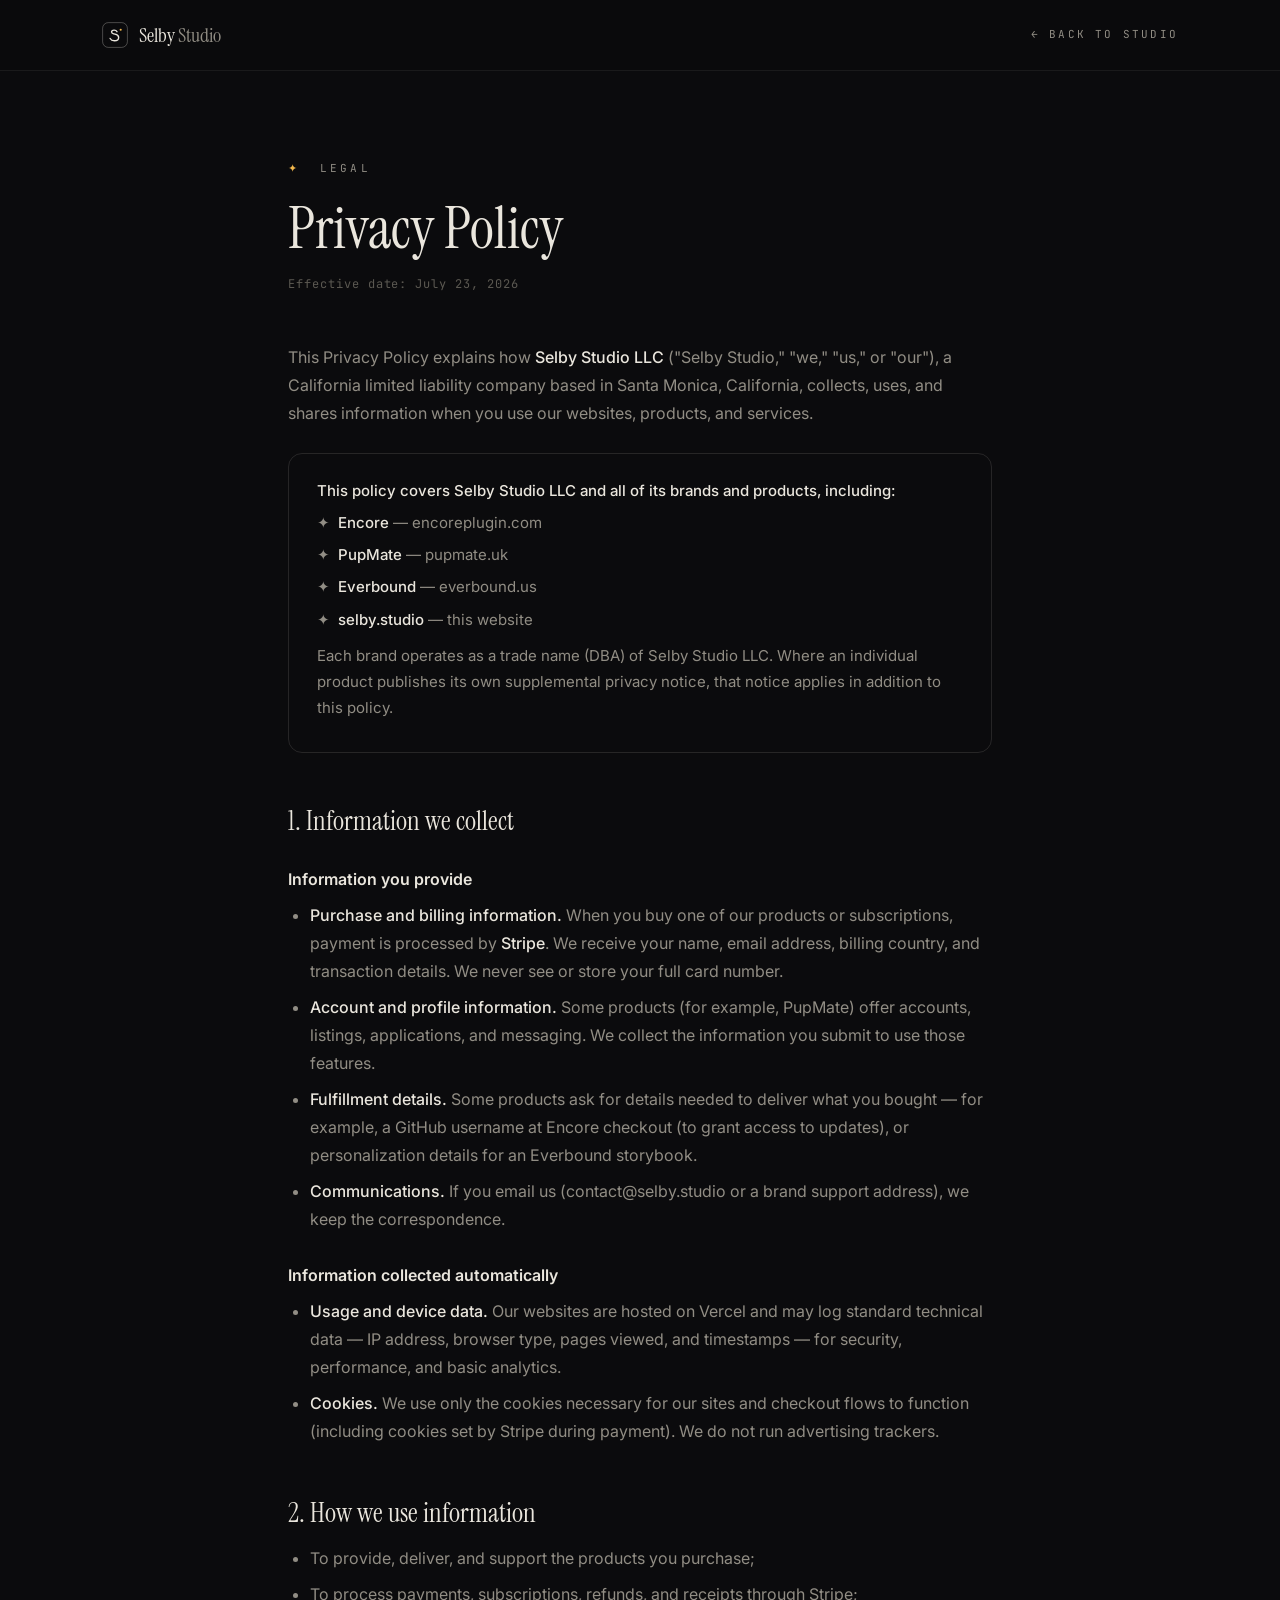
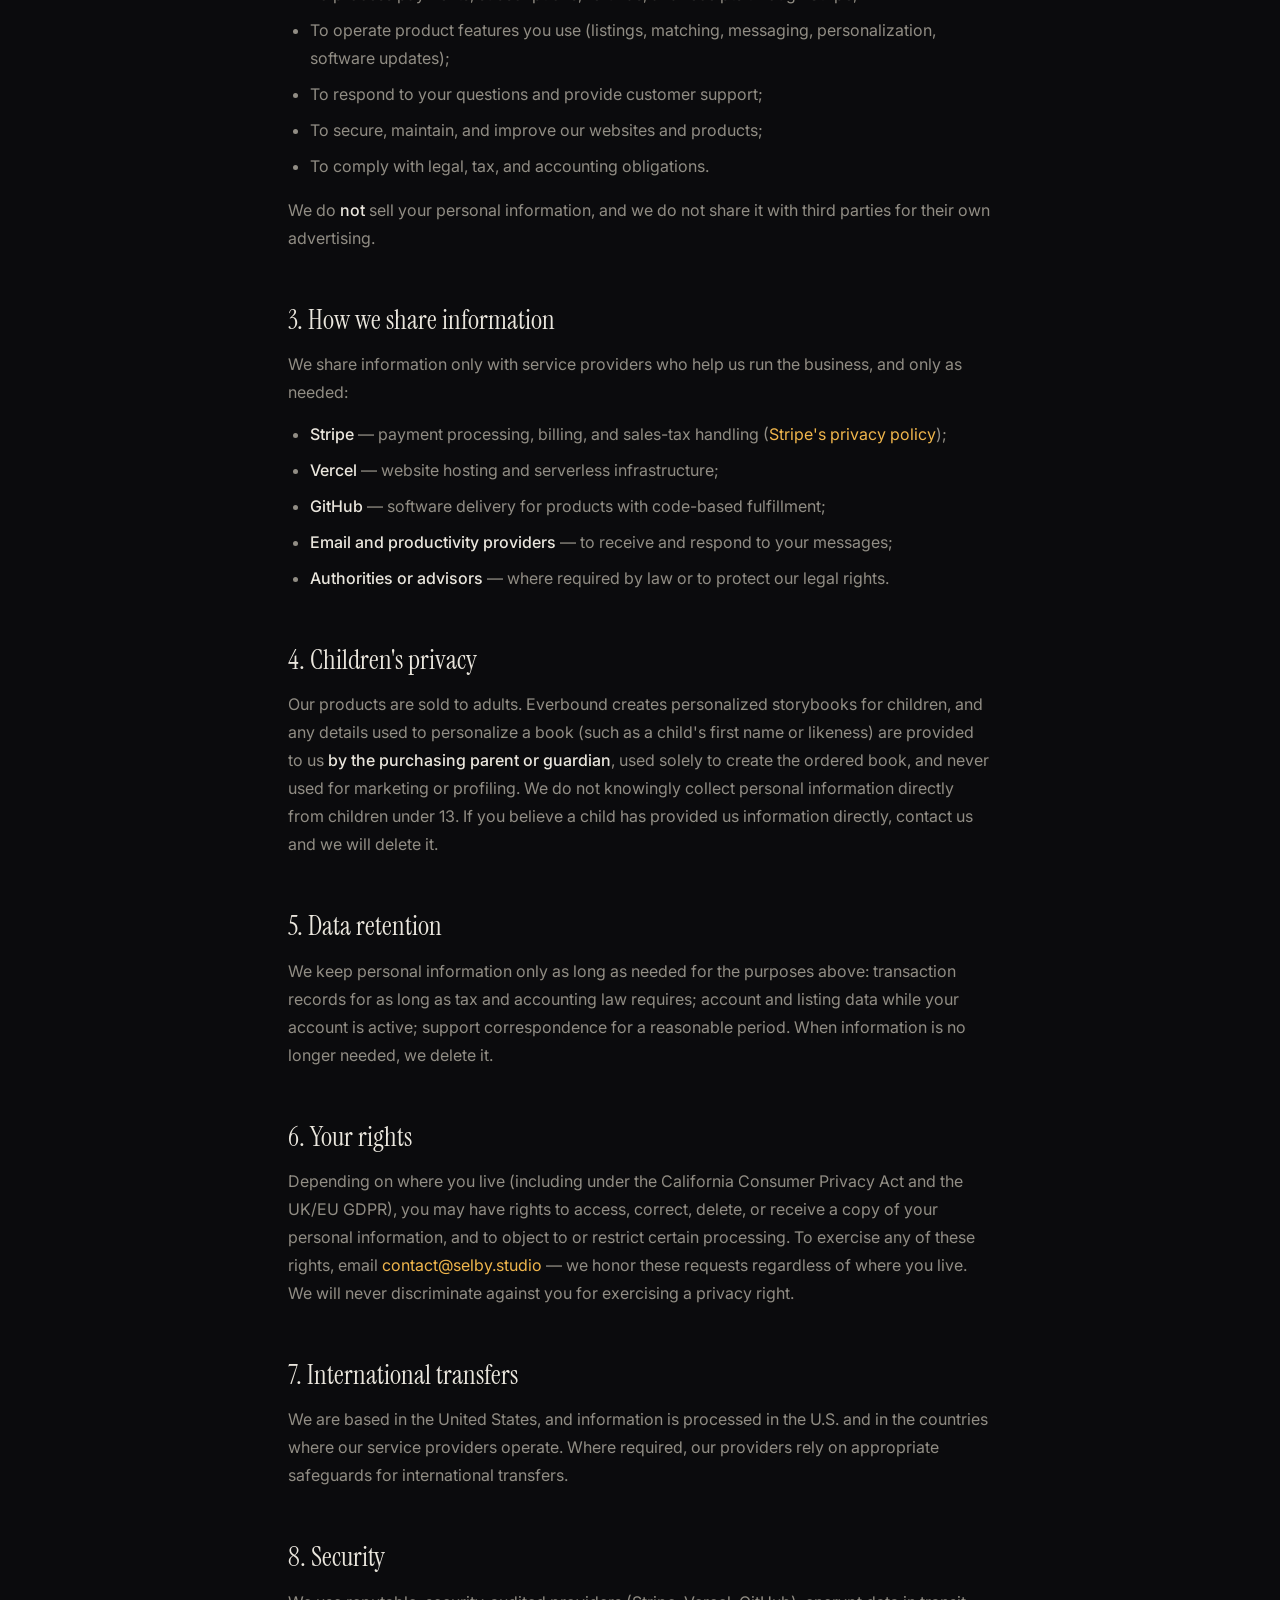
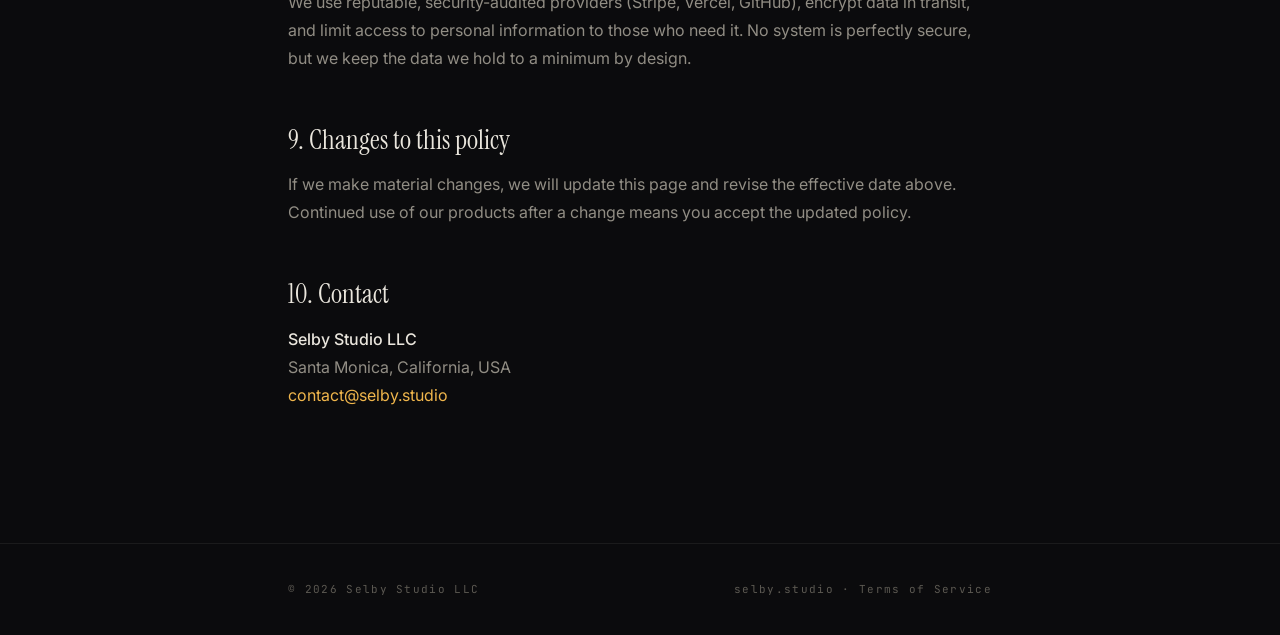
<file: privacy.html>
<!DOCTYPE html>
<html lang="en">
<head>
<meta charset="UTF-8">
<meta name="viewport" content="width=device-width, initial-scale=1.0">
<title>Privacy Policy — Selby Studio</title>
<meta name="description" content="Privacy Policy for Selby Studio LLC and its brands: Encore, PupMate, and Everbound.">
<link rel="canonical" href="https://selby.studio/privacy">
<meta name="robots" content="index,follow">
<link rel="icon" href="data:image/svg+xml,%3Csvg xmlns='http://www.w3.org/2000/svg' viewBox='0 0 64 64'%3E%3Crect width='64' height='64' rx='14' fill='%230b0b0d'/%3E%3Cpath d='M20 40.5c1.8 3.4 5.6 5.5 10.6 5.5 6.2 0 10.4-3.2 10.4-8.1 0-4.4-2.9-6.6-8.9-8l-3.4-.8c-3.6-.9-5.1-2.1-5.1-4.4 0-2.7 2.5-4.6 6.2-4.6 3.4 0 5.9 1.4 7.2 3.9' fill='none' stroke='%23e8e4da' stroke-width='3.4' stroke-linecap='round'/%3E%3C/svg%3E">
<link rel="preconnect" href="https://fonts.googleapis.com">
<link rel="preconnect" href="https://fonts.gstatic.com" crossorigin>
<link href="https://fonts.googleapis.com/css2?family=Instrument+Serif:ital@0;1&family=Inter:wght@400;450;500;600&family=JetBrains+Mono:wght@400;500&display=swap" rel="stylesheet">
<style>
:root{--bg:#0b0b0d;--ink:#eae6dd;--muted:#918d84;--faint:#5c5952;--rule:rgba(234,230,221,.12);--rule-soft:rgba(234,230,221,.07);--gold:#f0b64c;
--serif:'Instrument Serif',Georgia,serif;--sans:'Inter',-apple-system,sans-serif;--mono:'JetBrains Mono',ui-monospace,monospace}
*{margin:0;padding:0;box-sizing:border-box}
body{background:var(--bg);color:var(--ink);font-family:var(--sans);font-size:16px;line-height:1.75;-webkit-font-smoothing:antialiased}
::selection{background:rgba(240,182,76,.25)}
a{color:var(--gold);text-decoration:none}
a:hover{text-decoration:underline}
.wrap{max-width:760px;margin:0 auto;padding:0 28px}
header{border-bottom:1px solid var(--rule-soft);background:rgba(11,11,13,.85);backdrop-filter:blur(12px);position:sticky;top:0;z-index:10}
.nav{display:flex;align-items:center;justify-content:space-between;height:70px;max-width:1140px;margin:0 auto;padding:0 32px}
.brand{display:flex;align-items:center;gap:11px;color:var(--ink);text-decoration:none}
.brand:hover{text-decoration:none}
.brand-name{font-family:var(--serif);font-size:20px}
.brand-name span{color:var(--muted)}
.nav a.back{font-family:var(--mono);font-size:11px;letter-spacing:.2em;text-transform:uppercase;color:var(--muted)}
.nav a.back:hover{color:var(--ink);text-decoration:none}
.doc{padding:88px 0 120px}
.eyebrow{font-family:var(--mono);font-size:11px;letter-spacing:.28em;text-transform:uppercase;color:var(--muted);margin-bottom:20px}
.eyebrow b{color:var(--gold);font-weight:400}
h1{font-family:var(--serif);font-weight:400;font-size:clamp(38px,6vw,58px);line-height:1.06;margin-bottom:14px}
.updated{font-family:var(--mono);font-size:12px;color:var(--faint);letter-spacing:.08em;margin-bottom:48px}
h2{font-family:var(--serif);font-weight:400;font-size:27px;margin:52px 0 14px;line-height:1.2}
h3{font-size:16px;font-weight:600;margin:28px 0 8px}
p{color:var(--muted);margin-bottom:14px}
p b,li b{color:var(--ink);font-weight:500}
ul{margin:0 0 16px 22px;color:var(--muted)}
li{margin-bottom:8px}
.brands{border:1px solid var(--rule);border-radius:14px;padding:24px 28px;margin:26px 0 8px}
.brands p{margin-bottom:6px;font-size:15px}
.hr{height:1px;background:var(--rule-soft);margin:56px 0}
footer{border-top:1px solid var(--rule-soft);padding:36px 0;font-family:var(--mono);font-size:11px;letter-spacing:.12em;color:var(--faint)}
footer .wrap{display:flex;justify-content:space-between;gap:14px;flex-wrap:wrap}
footer a{color:var(--faint)}
footer a:hover{color:var(--ink);text-decoration:none}
</style>
</head>
<body>
<header>
  <div class="nav">
    <a class="brand" href="/">
      <svg width="26" height="26" viewBox="0 0 64 64" fill="none" aria-hidden="true"><rect x="1.5" y="1.5" width="61" height="61" rx="14" stroke="#eae6dd" stroke-opacity=".35" stroke-width="2"/><path d="M20 40.5c1.8 3.4 5.6 5.5 10.6 5.5 6.2 0 10.4-3.2 10.4-8.1 0-4.4-2.9-6.6-8.9-8l-3.4-.8c-3.6-.9-5.1-2.1-5.1-4.4 0-2.7 2.5-4.6 6.2-4.6 3.4 0 5.9 1.4 7.2 3.9" stroke="#eae6dd" stroke-width="3.4" stroke-linecap="round"/><circle cx="46" cy="19" r="2.6" fill="#f0b64c"/></svg>
      <span class="brand-name">Selby <span>Studio</span></span>
    </a>
    <a class="back" href="/">← Back to studio</a>
  </div>
</header>

<main class="doc">
  <div class="wrap">
    <div class="eyebrow"><b>✦</b>&nbsp; Legal</div>
    <h1>Privacy Policy</h1>
    <div class="updated">Effective date: July 23, 2026</div>

    <p>This Privacy Policy explains how <b>Selby Studio LLC</b> ("Selby Studio," "we," "us," or "our"), a California limited liability company based in Santa Monica, California, collects, uses, and shares information when you use our websites, products, and services.</p>

    <div class="brands">
      <p><b>This policy covers Selby Studio LLC and all of its brands and products, including:</b></p>
      <p>✦ &nbsp;<b>Encore</b> — encoreplugin.com</p>
      <p>✦ &nbsp;<b>PupMate</b> — pupmate.uk</p>
      <p>✦ &nbsp;<b>Everbound</b> — everbound.us</p>
      <p>✦ &nbsp;<b>selby.studio</b> — this website</p>
      <p style="margin-top:10px">Each brand operates as a trade name (DBA) of Selby Studio LLC. Where an individual product publishes its own supplemental privacy notice, that notice applies in addition to this policy.</p>
    </div>

    <h2>1. Information we collect</h2>
    <h3>Information you provide</h3>
    <ul>
      <li><b>Purchase and billing information.</b> When you buy one of our products or subscriptions, payment is processed by <b>Stripe</b>. We receive your name, email address, billing country, and transaction details. We never see or store your full card number.</li>
      <li><b>Account and profile information.</b> Some products (for example, PupMate) offer accounts, listings, applications, and messaging. We collect the information you submit to use those features.</li>
      <li><b>Fulfillment details.</b> Some products ask for details needed to deliver what you bought — for example, a GitHub username at Encore checkout (to grant access to updates), or personalization details for an Everbound storybook.</li>
      <li><b>Communications.</b> If you email us (contact@selby.studio or a brand support address), we keep the correspondence.</li>
    </ul>
    <h3>Information collected automatically</h3>
    <ul>
      <li><b>Usage and device data.</b> Our websites are hosted on Vercel and may log standard technical data — IP address, browser type, pages viewed, and timestamps — for security, performance, and basic analytics.</li>
      <li><b>Cookies.</b> We use only the cookies necessary for our sites and checkout flows to function (including cookies set by Stripe during payment). We do not run advertising trackers.</li>
    </ul>

    <h2>2. How we use information</h2>
    <ul>
      <li>To provide, deliver, and support the products you purchase;</li>
      <li>To process payments, subscriptions, refunds, and receipts through Stripe;</li>
      <li>To operate product features you use (listings, matching, messaging, personalization, software updates);</li>
      <li>To respond to your questions and provide customer support;</li>
      <li>To secure, maintain, and improve our websites and products;</li>
      <li>To comply with legal, tax, and accounting obligations.</li>
    </ul>
    <p>We do <b>not</b> sell your personal information, and we do not share it with third parties for their own advertising.</p>

    <h2>3. How we share information</h2>
    <p>We share information only with service providers who help us run the business, and only as needed:</p>
    <ul>
      <li><b>Stripe</b> — payment processing, billing, and sales-tax handling (<a href="https://stripe.com/privacy" target="_blank" rel="noopener">Stripe's privacy policy</a>);</li>
      <li><b>Vercel</b> — website hosting and serverless infrastructure;</li>
      <li><b>GitHub</b> — software delivery for products with code-based fulfillment;</li>
      <li><b>Email and productivity providers</b> — to receive and respond to your messages;</li>
      <li><b>Authorities or advisors</b> — where required by law or to protect our legal rights.</li>
    </ul>

    <h2>4. Children's privacy</h2>
    <p>Our products are sold to adults. Everbound creates personalized storybooks for children, and any details used to personalize a book (such as a child's first name or likeness) are provided to us <b>by the purchasing parent or guardian</b>, used solely to create the ordered book, and never used for marketing or profiling. We do not knowingly collect personal information directly from children under 13. If you believe a child has provided us information directly, contact us and we will delete it.</p>

    <h2>5. Data retention</h2>
    <p>We keep personal information only as long as needed for the purposes above: transaction records for as long as tax and accounting law requires; account and listing data while your account is active; support correspondence for a reasonable period. When information is no longer needed, we delete it.</p>

    <h2>6. Your rights</h2>
    <p>Depending on where you live (including under the California Consumer Privacy Act and the UK/EU GDPR), you may have rights to access, correct, delete, or receive a copy of your personal information, and to object to or restrict certain processing. To exercise any of these rights, email <a href="mailto:contact@selby.studio">contact@selby.studio</a> — we honor these requests regardless of where you live. We will never discriminate against you for exercising a privacy right.</p>

    <h2>7. International transfers</h2>
    <p>We are based in the United States, and information is processed in the U.S. and in the countries where our service providers operate. Where required, our providers rely on appropriate safeguards for international transfers.</p>

    <h2>8. Security</h2>
    <p>We use reputable, security-audited providers (Stripe, Vercel, GitHub), encrypt data in transit, and limit access to personal information to those who need it. No system is perfectly secure, but we keep the data we hold to a minimum by design.</p>

    <h2>9. Changes to this policy</h2>
    <p>If we make material changes, we will update this page and revise the effective date above. Continued use of our products after a change means you accept the updated policy.</p>

    <h2>10. Contact</h2>
    <p><b>Selby Studio LLC</b><br>Santa Monica, California, USA<br><a href="mailto:contact@selby.studio">contact@selby.studio</a></p>
  </div>
</main>

<footer>
  <div class="wrap">
    <span>© 2026 Selby Studio LLC</span>
    <span><a href="/">selby.studio</a> · <a href="/terms">Terms of Service</a></span>
  </div>
</footer>
</body>
</html>
</file>
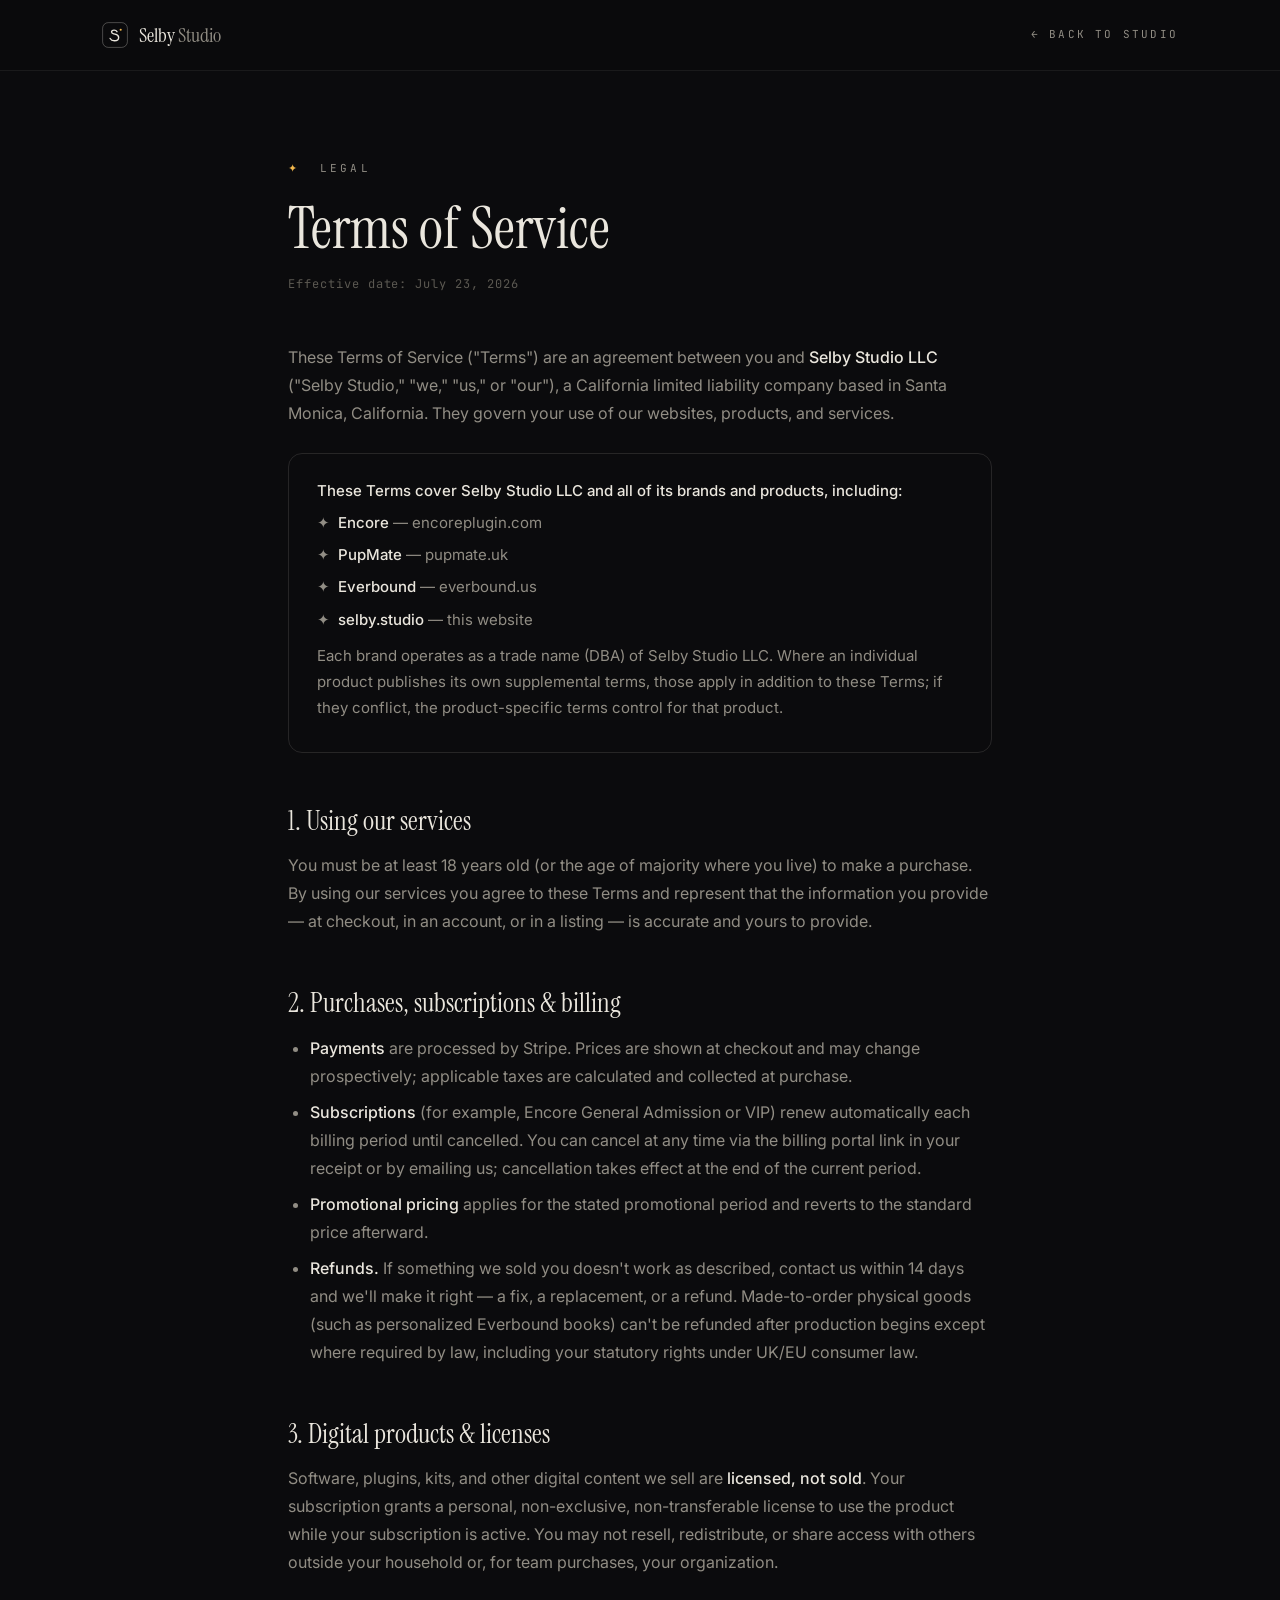
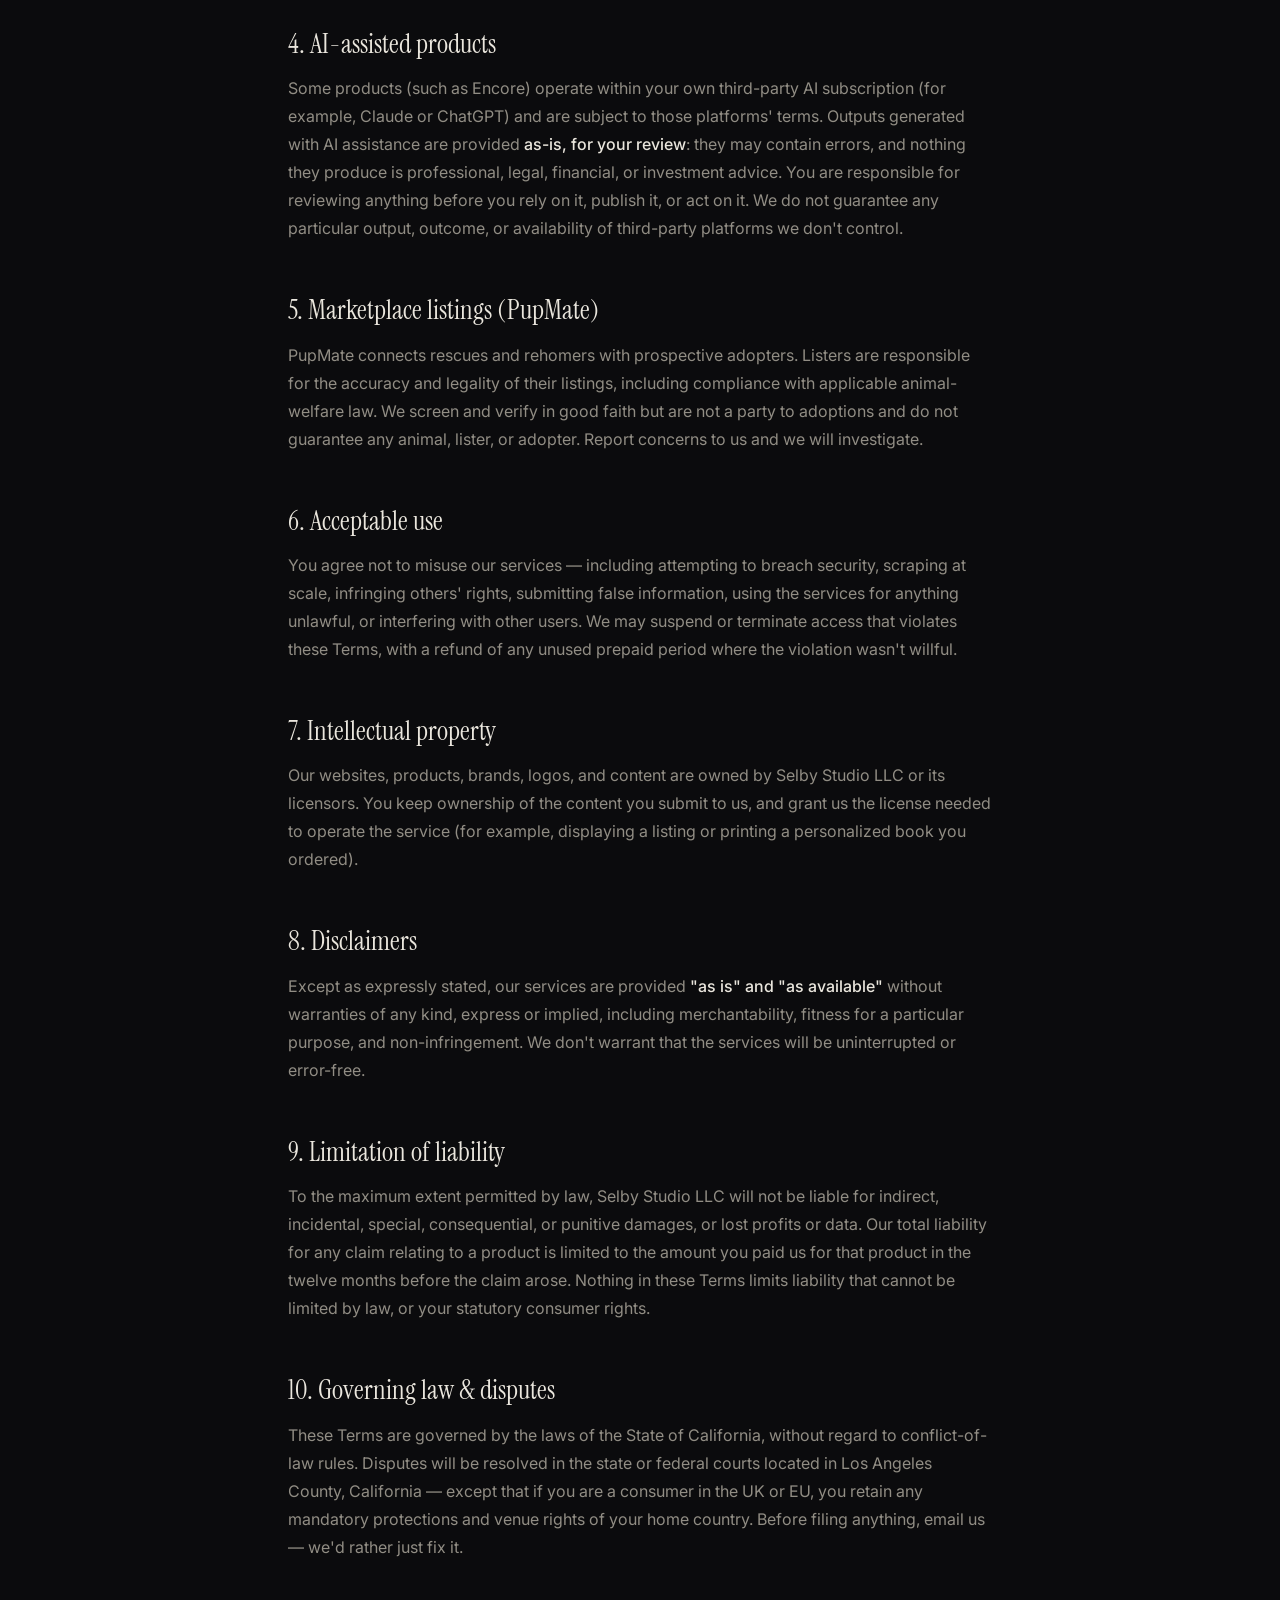
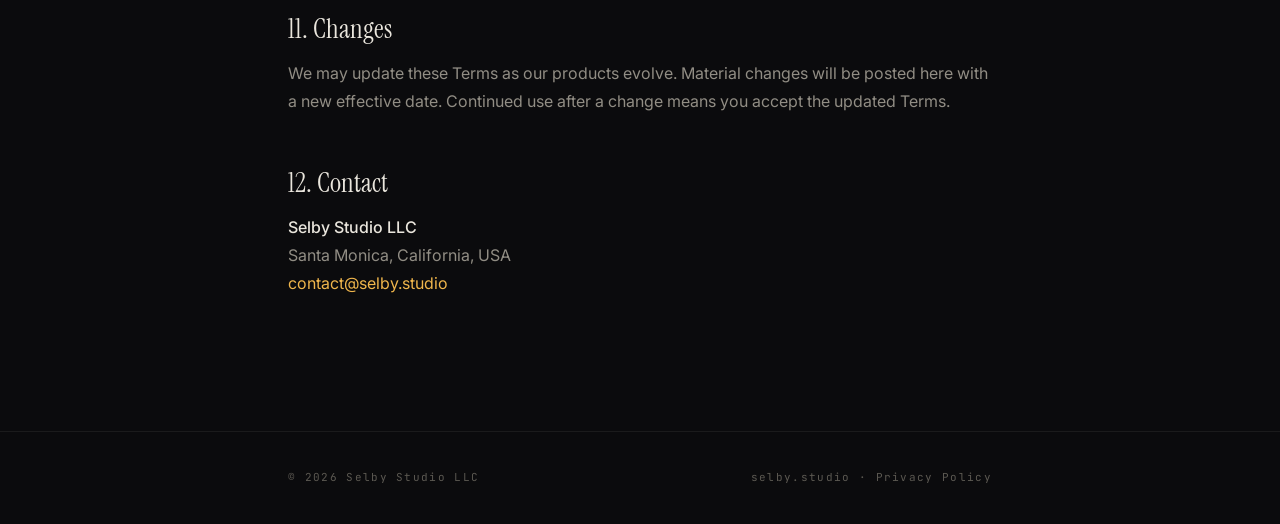
<file: terms.html>
<!DOCTYPE html>
<html lang="en">
<head>
<meta charset="UTF-8">
<meta name="viewport" content="width=device-width, initial-scale=1.0">
<title>Terms of Service — Selby Studio</title>
<meta name="description" content="Terms of Service for Selby Studio LLC and its brands: Encore, PupMate, and Everbound.">
<link rel="canonical" href="https://selby.studio/terms">
<meta name="robots" content="index,follow">
<link rel="icon" href="data:image/svg+xml,%3Csvg xmlns='http://www.w3.org/2000/svg' viewBox='0 0 64 64'%3E%3Crect width='64' height='64' rx='14' fill='%230b0b0d'/%3E%3Cpath d='M20 40.5c1.8 3.4 5.6 5.5 10.6 5.5 6.2 0 10.4-3.2 10.4-8.1 0-4.4-2.9-6.6-8.9-8l-3.4-.8c-3.6-.9-5.1-2.1-5.1-4.4 0-2.7 2.5-4.6 6.2-4.6 3.4 0 5.9 1.4 7.2 3.9' fill='none' stroke='%23e8e4da' stroke-width='3.4' stroke-linecap='round'/%3E%3C/svg%3E">
<link rel="preconnect" href="https://fonts.googleapis.com">
<link rel="preconnect" href="https://fonts.gstatic.com" crossorigin>
<link href="https://fonts.googleapis.com/css2?family=Instrument+Serif:ital@0;1&family=Inter:wght@400;450;500;600&family=JetBrains+Mono:wght@400;500&display=swap" rel="stylesheet">
<style>
:root{--bg:#0b0b0d;--ink:#eae6dd;--muted:#918d84;--faint:#5c5952;--rule:rgba(234,230,221,.12);--rule-soft:rgba(234,230,221,.07);--gold:#f0b64c;
--serif:'Instrument Serif',Georgia,serif;--sans:'Inter',-apple-system,sans-serif;--mono:'JetBrains Mono',ui-monospace,monospace}
*{margin:0;padding:0;box-sizing:border-box}
body{background:var(--bg);color:var(--ink);font-family:var(--sans);font-size:16px;line-height:1.75;-webkit-font-smoothing:antialiased}
::selection{background:rgba(240,182,76,.25)}
a{color:var(--gold);text-decoration:none}
a:hover{text-decoration:underline}
.wrap{max-width:760px;margin:0 auto;padding:0 28px}
header{border-bottom:1px solid var(--rule-soft);background:rgba(11,11,13,.85);backdrop-filter:blur(12px);position:sticky;top:0;z-index:10}
.nav{display:flex;align-items:center;justify-content:space-between;height:70px;max-width:1140px;margin:0 auto;padding:0 32px}
.brand{display:flex;align-items:center;gap:11px;color:var(--ink);text-decoration:none}
.brand:hover{text-decoration:none}
.brand-name{font-family:var(--serif);font-size:20px}
.brand-name span{color:var(--muted)}
.nav a.back{font-family:var(--mono);font-size:11px;letter-spacing:.2em;text-transform:uppercase;color:var(--muted)}
.nav a.back:hover{color:var(--ink);text-decoration:none}
.doc{padding:88px 0 120px}
.eyebrow{font-family:var(--mono);font-size:11px;letter-spacing:.28em;text-transform:uppercase;color:var(--muted);margin-bottom:20px}
.eyebrow b{color:var(--gold);font-weight:400}
h1{font-family:var(--serif);font-weight:400;font-size:clamp(38px,6vw,58px);line-height:1.06;margin-bottom:14px}
.updated{font-family:var(--mono);font-size:12px;color:var(--faint);letter-spacing:.08em;margin-bottom:48px}
h2{font-family:var(--serif);font-weight:400;font-size:27px;margin:52px 0 14px;line-height:1.2}
p{color:var(--muted);margin-bottom:14px}
p b,li b{color:var(--ink);font-weight:500}
ul{margin:0 0 16px 22px;color:var(--muted)}
li{margin-bottom:8px}
.brands{border:1px solid var(--rule);border-radius:14px;padding:24px 28px;margin:26px 0 8px}
.brands p{margin-bottom:6px;font-size:15px}
footer{border-top:1px solid var(--rule-soft);padding:36px 0;font-family:var(--mono);font-size:11px;letter-spacing:.12em;color:var(--faint)}
footer .wrap{display:flex;justify-content:space-between;gap:14px;flex-wrap:wrap}
footer a{color:var(--faint)}
footer a:hover{color:var(--ink);text-decoration:none}
</style>
</head>
<body>
<header>
  <div class="nav">
    <a class="brand" href="/">
      <svg width="26" height="26" viewBox="0 0 64 64" fill="none" aria-hidden="true"><rect x="1.5" y="1.5" width="61" height="61" rx="14" stroke="#eae6dd" stroke-opacity=".35" stroke-width="2"/><path d="M20 40.5c1.8 3.4 5.6 5.5 10.6 5.5 6.2 0 10.4-3.2 10.4-8.1 0-4.4-2.9-6.6-8.9-8l-3.4-.8c-3.6-.9-5.1-2.1-5.1-4.4 0-2.7 2.5-4.6 6.2-4.6 3.4 0 5.9 1.4 7.2 3.9" stroke="#eae6dd" stroke-width="3.4" stroke-linecap="round"/><circle cx="46" cy="19" r="2.6" fill="#f0b64c"/></svg>
      <span class="brand-name">Selby <span>Studio</span></span>
    </a>
    <a class="back" href="/">← Back to studio</a>
  </div>
</header>

<main class="doc">
  <div class="wrap">
    <div class="eyebrow"><b>✦</b>&nbsp; Legal</div>
    <h1>Terms of Service</h1>
    <div class="updated">Effective date: July 23, 2026</div>

    <p>These Terms of Service ("Terms") are an agreement between you and <b>Selby Studio LLC</b> ("Selby Studio," "we," "us," or "our"), a California limited liability company based in Santa Monica, California. They govern your use of our websites, products, and services.</p>

    <div class="brands">
      <p><b>These Terms cover Selby Studio LLC and all of its brands and products, including:</b></p>
      <p>✦ &nbsp;<b>Encore</b> — encoreplugin.com</p>
      <p>✦ &nbsp;<b>PupMate</b> — pupmate.uk</p>
      <p>✦ &nbsp;<b>Everbound</b> — everbound.us</p>
      <p>✦ &nbsp;<b>selby.studio</b> — this website</p>
      <p style="margin-top:10px">Each brand operates as a trade name (DBA) of Selby Studio LLC. Where an individual product publishes its own supplemental terms, those apply in addition to these Terms; if they conflict, the product-specific terms control for that product.</p>
    </div>

    <h2>1. Using our services</h2>
    <p>You must be at least 18 years old (or the age of majority where you live) to make a purchase. By using our services you agree to these Terms and represent that the information you provide — at checkout, in an account, or in a listing — is accurate and yours to provide.</p>

    <h2>2. Purchases, subscriptions &amp; billing</h2>
    <ul>
      <li><b>Payments</b> are processed by Stripe. Prices are shown at checkout and may change prospectively; applicable taxes are calculated and collected at purchase.</li>
      <li><b>Subscriptions</b> (for example, Encore General Admission or VIP) renew automatically each billing period until cancelled. You can cancel at any time via the billing portal link in your receipt or by emailing us; cancellation takes effect at the end of the current period.</li>
      <li><b>Promotional pricing</b> applies for the stated promotional period and reverts to the standard price afterward.</li>
      <li><b>Refunds.</b> If something we sold you doesn't work as described, contact us within 14 days and we'll make it right — a fix, a replacement, or a refund. Made-to-order physical goods (such as personalized Everbound books) can't be refunded after production begins except where required by law, including your statutory rights under UK/EU consumer law.</li>
    </ul>

    <h2>3. Digital products &amp; licenses</h2>
    <p>Software, plugins, kits, and other digital content we sell are <b>licensed, not sold</b>. Your subscription grants a personal, non-exclusive, non-transferable license to use the product while your subscription is active. You may not resell, redistribute, or share access with others outside your household or, for team purchases, your organization.</p>

    <h2>4. AI-assisted products</h2>
    <p>Some products (such as Encore) operate within your own third-party AI subscription (for example, Claude or ChatGPT) and are subject to those platforms' terms. Outputs generated with AI assistance are provided <b>as-is, for your review</b>: they may contain errors, and nothing they produce is professional, legal, financial, or investment advice. You are responsible for reviewing anything before you rely on it, publish it, or act on it. We do not guarantee any particular output, outcome, or availability of third-party platforms we don't control.</p>

    <h2>5. Marketplace listings (PupMate)</h2>
    <p>PupMate connects rescues and rehomers with prospective adopters. Listers are responsible for the accuracy and legality of their listings, including compliance with applicable animal-welfare law. We screen and verify in good faith but are not a party to adoptions and do not guarantee any animal, lister, or adopter. Report concerns to us and we will investigate.</p>

    <h2>6. Acceptable use</h2>
    <p>You agree not to misuse our services — including attempting to breach security, scraping at scale, infringing others' rights, submitting false information, using the services for anything unlawful, or interfering with other users. We may suspend or terminate access that violates these Terms, with a refund of any unused prepaid period where the violation wasn't willful.</p>

    <h2>7. Intellectual property</h2>
    <p>Our websites, products, brands, logos, and content are owned by Selby Studio LLC or its licensors. You keep ownership of the content you submit to us, and grant us the license needed to operate the service (for example, displaying a listing or printing a personalized book you ordered).</p>

    <h2>8. Disclaimers</h2>
    <p>Except as expressly stated, our services are provided <b>"as is" and "as available"</b> without warranties of any kind, express or implied, including merchantability, fitness for a particular purpose, and non-infringement. We don't warrant that the services will be uninterrupted or error-free.</p>

    <h2>9. Limitation of liability</h2>
    <p>To the maximum extent permitted by law, Selby Studio LLC will not be liable for indirect, incidental, special, consequential, or punitive damages, or lost profits or data. Our total liability for any claim relating to a product is limited to the amount you paid us for that product in the twelve months before the claim arose. Nothing in these Terms limits liability that cannot be limited by law, or your statutory consumer rights.</p>

    <h2>10. Governing law &amp; disputes</h2>
    <p>These Terms are governed by the laws of the State of California, without regard to conflict-of-law rules. Disputes will be resolved in the state or federal courts located in Los Angeles County, California — except that if you are a consumer in the UK or EU, you retain any mandatory protections and venue rights of your home country. Before filing anything, email us — we'd rather just fix it.</p>

    <h2>11. Changes</h2>
    <p>We may update these Terms as our products evolve. Material changes will be posted here with a new effective date. Continued use after a change means you accept the updated Terms.</p>

    <h2>12. Contact</h2>
    <p><b>Selby Studio LLC</b><br>Santa Monica, California, USA<br><a href="mailto:contact@selby.studio">contact@selby.studio</a></p>
  </div>
</main>

<footer>
  <div class="wrap">
    <span>© 2026 Selby Studio LLC</span>
    <span><a href="/">selby.studio</a> · <a href="/privacy">Privacy Policy</a></span>
  </div>
</footer>
</body>
</html>
</file>
